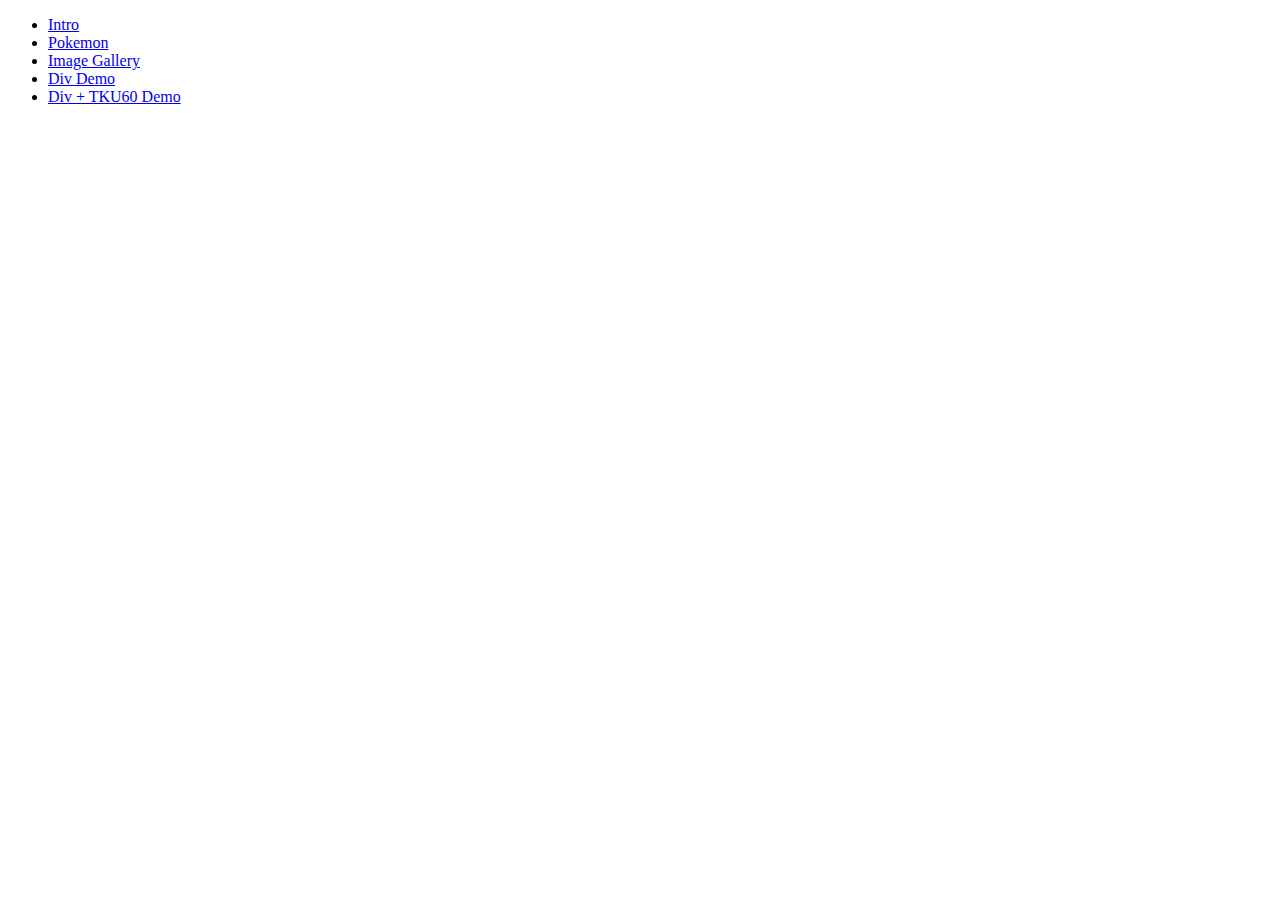
<file: git.html>
<!DOCTYPE html>
<html lang="en">
  <head>
    <meta charset="UTF-8" />
    <meta name="viewport" content="width=device-width, initial-scale=1.0" />
    <meta http-equiv="X-UA-Compatible" content="ie=edge" />
    <title>Document</title>
  </head>
  <body>
    <ul>
      <li>
        <a href="w1/intro.html">
          Intro
        </a>
      </li>
      <li>
        <a href="w1/pokemon.html">
          Pokemon
        </a>
      </li>
      <li>
        <a href="w2/imageGallery.html">
          Image Gallery
        </a>
      </li>
      <li>
        <a href="w3/div.html">
          Div Demo
        </a>
      </li>
      <li>
        <a href="w4/div_tku60.html">
          Div + TKU60 Demo
        </a>
      </li>
    </ul>
  </body>
</html>
</file>
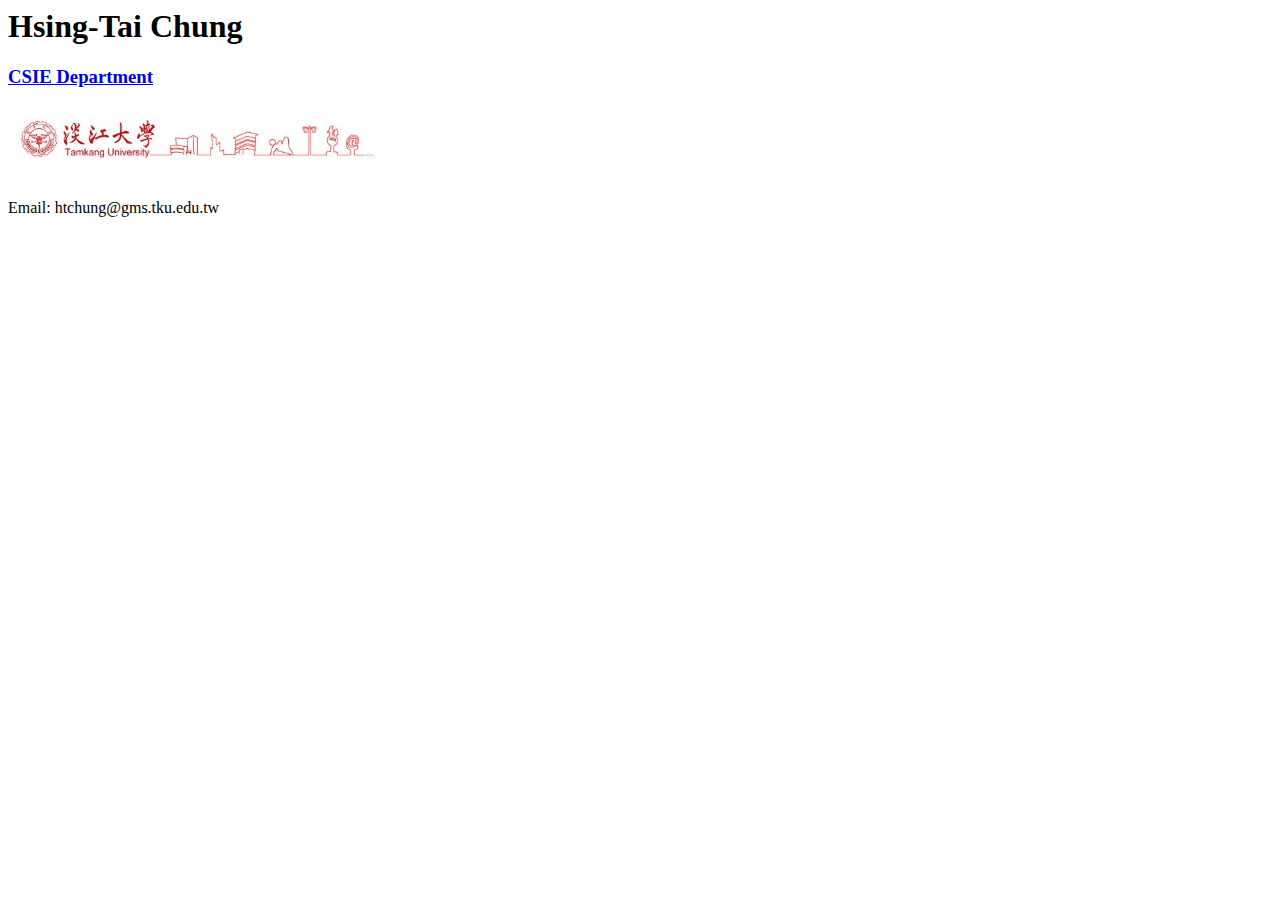
<file: w1/intro.html>
<html>
  <head>
    <meta charset="utf-8" />
    <title>My First Intro</title>
  </head>
  <body>
    <h1>Hsing-Tai Chung</h1>
    <h3>
      <a href="http://www.csie.tku.edu.tw">CSIE Department</a>
    </h3>
    <img src="tku.JPG" width="400px" alt="" />
    <p>Email: htchung@gms.tku.edu.tw</p>
  </body>
</html>
</file>
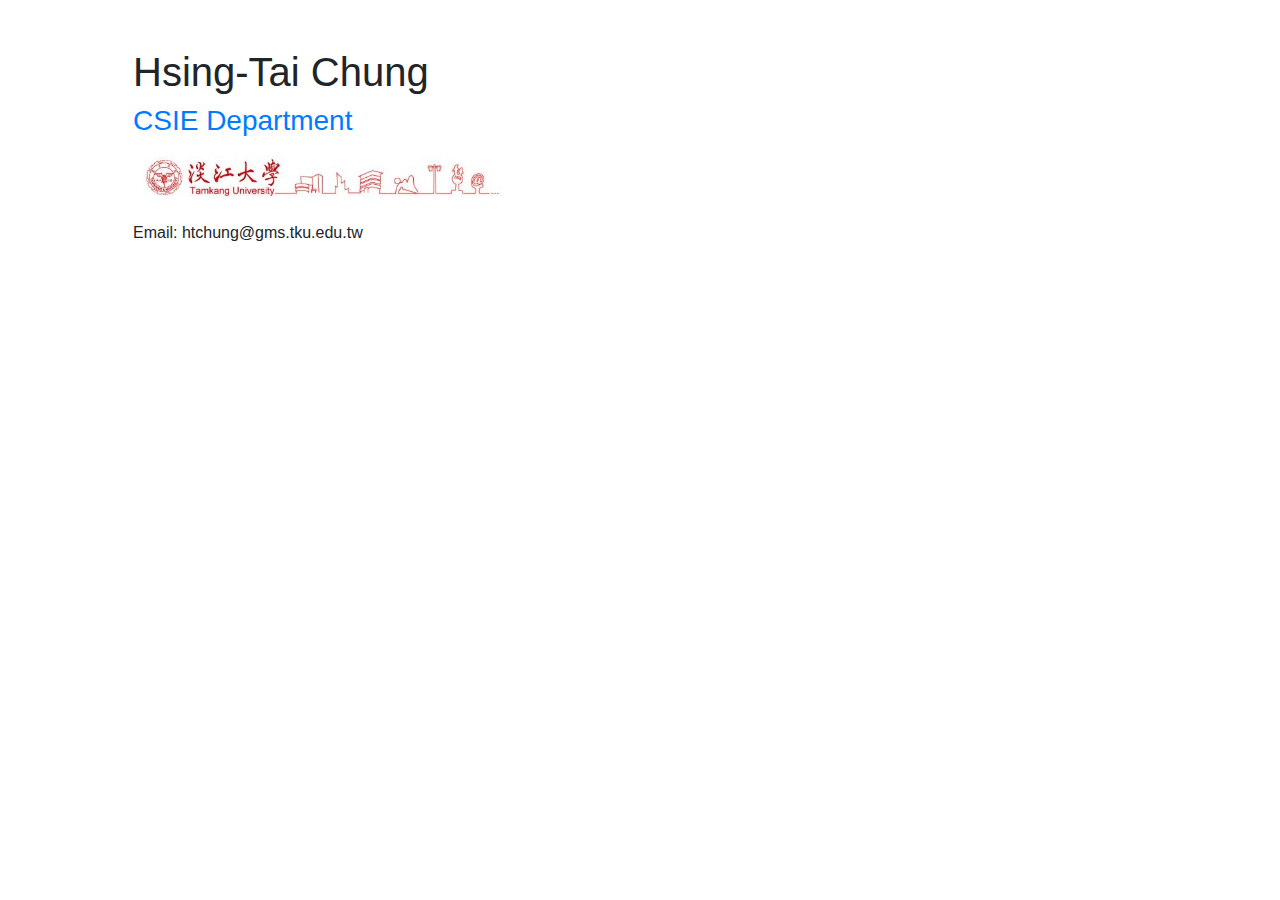
<file: w1/intro_bs.html>
<html>
  <head>
    <meta charset="utf-8" />
    <title>My First Intro</title>
    <link
      rel="stylesheet"
      href="https://stackpath.bootstrapcdn.com/bootstrap/4.4.1/css/bootstrap.min.css"
      integrity="sha384-Vkoo8x4CGsO3+Hhxv8T/Q5PaXtkKtu6ug5TOeNV6gBiFeWPGFN9MuhOf23Q9Ifjh"
      crossorigin="anonymous"
    />
  </head>
  <body>
    <div class="container">
      <div class="row mx-auto mt-5">
        <div class="col pl-5">
          <h1>Hsing-Tai Chung</h1>
          <h3>
            <a href="http://www.csie.tku.edu.tw">CSIE Department</a>
          </h3>
          <img src="tku.JPG" width="400px" alt="" />
          <p>Email: htchung@gms.tku.edu.tw</p>
        </div>
      </div>
    </div>

    <script
      src="https://code.jquery.com/jquery-3.4.1.slim.min.js"
      integrity="sha384-J6qa4849blE2+poT4WnyKhv5vZF5SrPo0iEjwBvKU7imGFAV0wwj1yYfoRSJoZ+n"
      crossorigin="anonymous"
    ></script>
    <script
      src="https://cdn.jsdelivr.net/npm/popper.js@1.16.0/dist/umd/popper.min.js"
      integrity="sha384-Q6E9RHvbIyZFJoft+2mJbHaEWldlvI9IOYy5n3zV9zzTtmI3UksdQRVvoxMfooAo"
      crossorigin="anonymous"
    ></script>
    <script
      src="https://stackpath.bootstrapcdn.com/bootstrap/4.4.1/js/bootstrap.min.js"
      integrity="sha384-wfSDF2E50Y2D1uUdj0O3uMBJnjuUD4Ih7YwaYd1iqfktj0Uod8GCExl3Og8ifwB6"
      crossorigin="anonymous"
    ></script>
  </body>
</html>
</file>
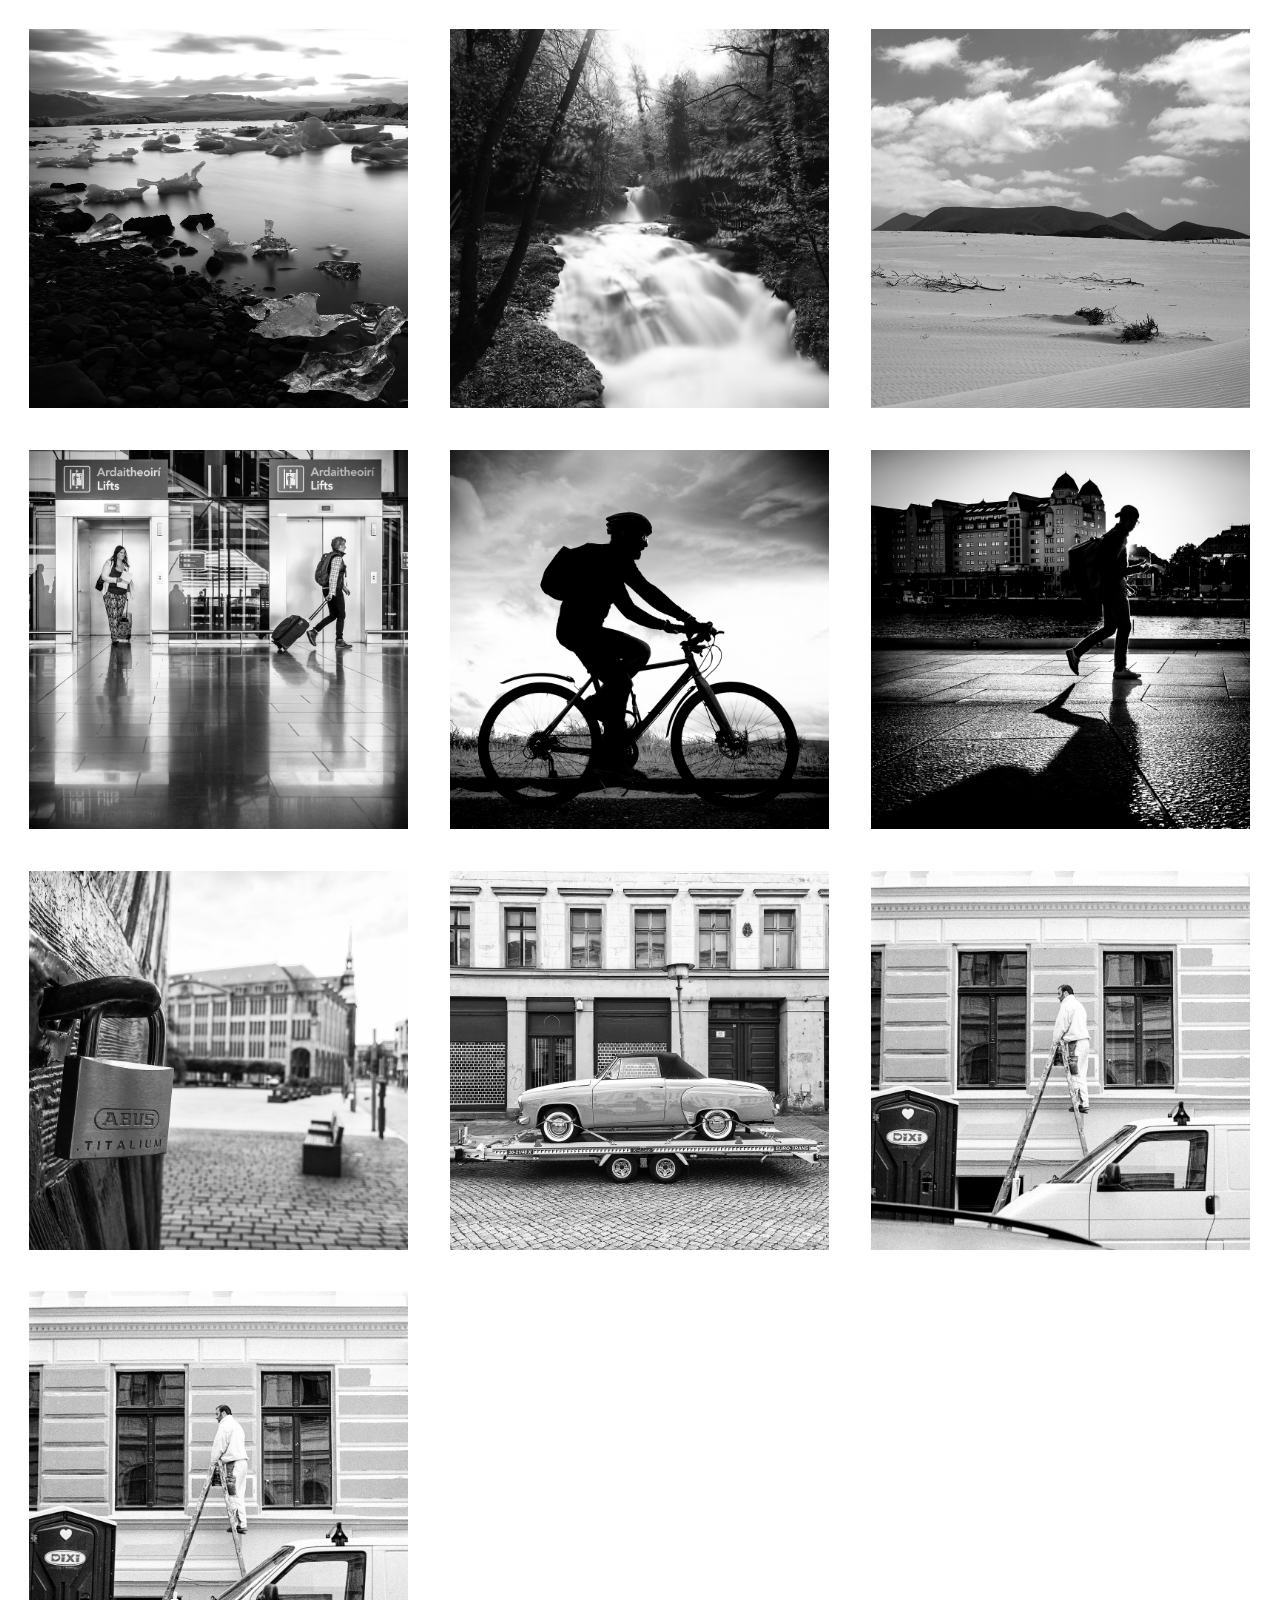
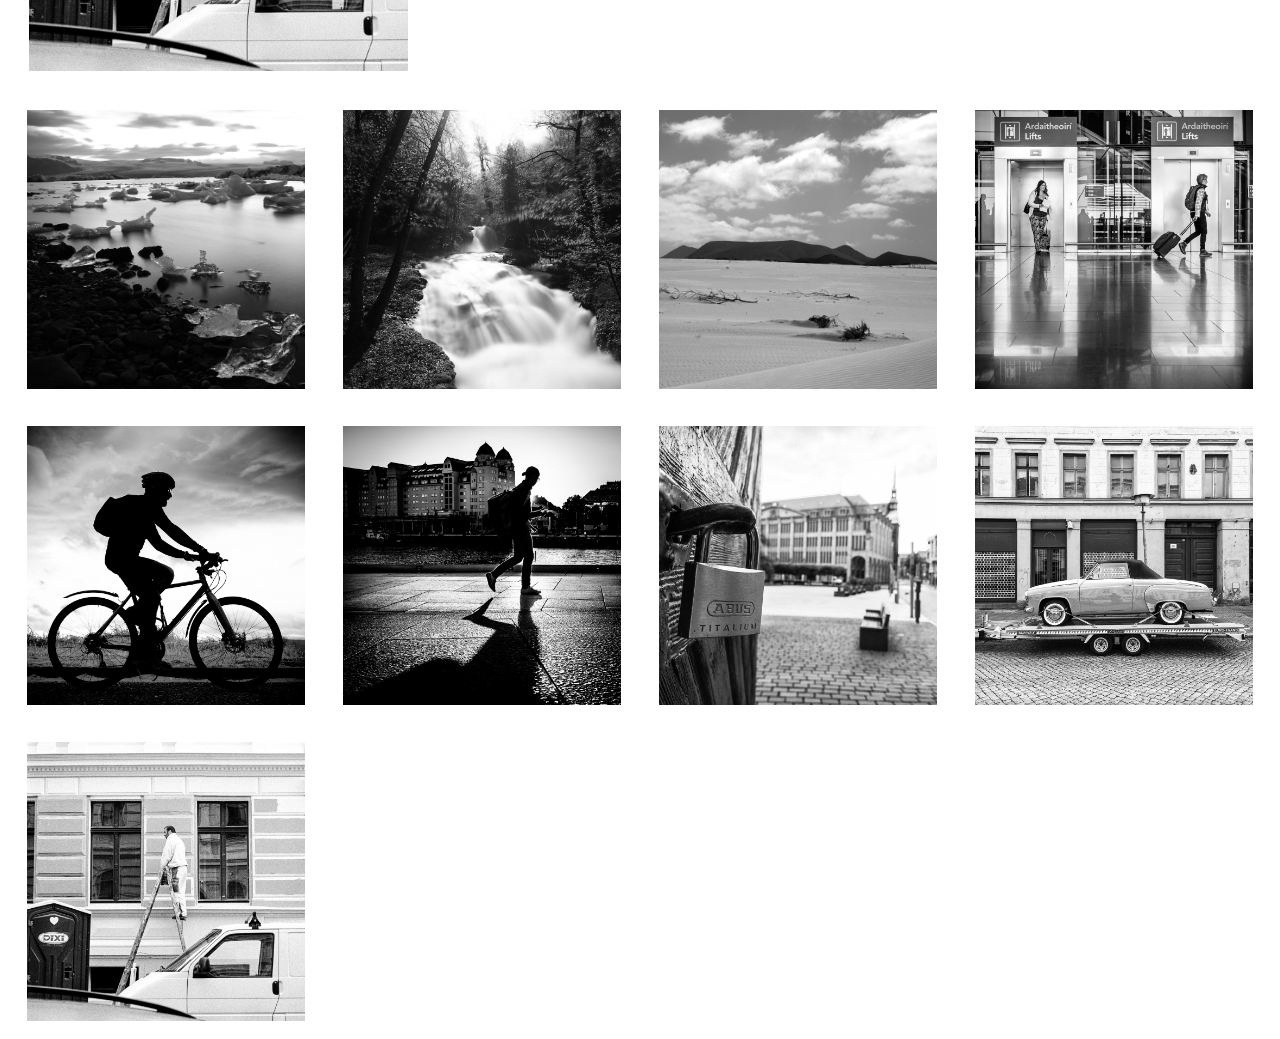
<file: w2/imageGallery.html>
<!DOCTYPE html>
<html lang="en">
  <head>
    <meta charset="UTF-8" />
    <meta name="viewport" content="width=device-width, initial-scale=1.0" />
    <meta http-equiv="X-UA-Compatible" content="ie=edge" />
    <title>Image Gallery</title>
    <link rel="stylesheet" href="imageGallery.css" />
  </head>
  <body>
    <div id="line3">
      <img src="./img/img1.jpg" alt="" />
      <img src="./img/img2.jpg" alt="" />
      <img src="./img/img3.jpg" alt="" />
      <img src="./img/img4.jpg" alt="" />
      <img src="./img/img5.jpg" alt="" />
      <img src="./img/img6.jpg" alt="" />
      <img src="./img/img7.jpg" alt="" />
      <img src="./img/img8.jpg" alt="" />
      <img src="./img/img9.jpg" alt="" />
      <img src="./img/img9.jpg" alt="" />
    </div>
    <div class="clearfix"></div>
    <div id="line4">
      <img src="./img/img1.jpg" alt="" />
      <img src="./img/img2.jpg" alt="" />
      <img src="./img/img3.jpg" alt="" />
      <img src="./img/img4.jpg" alt="" />
      <img src="./img/img5.jpg" alt="" />
      <img src="./img/img6.jpg" alt="" />
      <img src="./img/img7.jpg" alt="" />
      <img src="./img/img8.jpg" alt="" />
      <img src="./img/img9.jpg" alt="" />
    </div>
  </body>
</html>
</file>
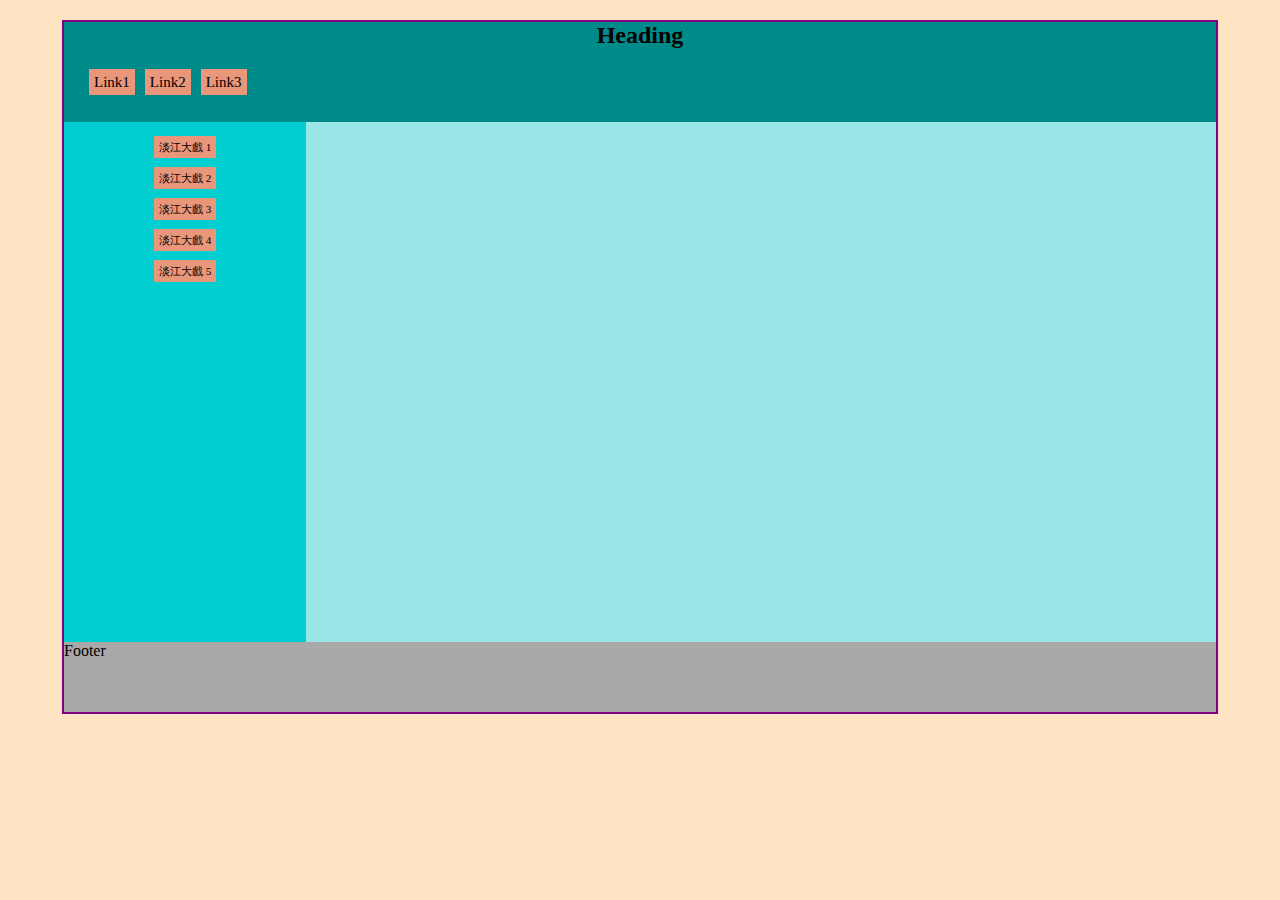
<file: w4/div_tku60.html>
<!DOCTYPE html>
<html lang="en">
  <head>
    <meta charset="UTF-8" />
    <meta name="viewport" content="width=device-width, initial-scale=1.0" />
    <meta http-equiv="X-UA-Compatible" content="ie=edge" />
    <title>Div Demo</title>
    <link rel="stylesheet" href="div_tku60.css" />
    <script>
      function changeColor(index) {
        const p = document.getElementById('section');
        console.log(p);
        switch (index) {
          case 1:
            p.style.backgroundColor = 'yellow';
            break;
          case 2:
            p.style.backgroundColor = 'azure';
            break;
          case 3:
            p.style.backgroundColor = 'cornflowerblue';
            break;
        }
      }
    </script>
  </head>
  <body>
    <div id="container">
      <div id="heading">
        <h2>Heading</h2>
        <ul>
          <li onclick="changeColor(1)"><a>Link1</a></li>
          <li onclick="changeColor(2)"><a>Link2</a></li>
          <li onclick="changeColor(3)"><a>Link3</a></li>
        </ul>
      </div>
      <div id="main">
        <aside>
          <ul>
            <li onclick="changeColor(1)"><a>淡江大戲 1</a></li>
            <li onclick="changeColor(2)"><a>淡江大戲 2</a></li>
            <li onclick="changeColor(3)"><a>淡江大戲 3</a></li>
            <li onclick="changeColor(2)"><a>淡江大戲 4</a></li>
            <li onclick="changeColor(3)"><a>淡江大戲 5</a></li>
          </ul>
        </aside>
        <div id="section">
          <div class="iframe-container">
            <div id="player">
              <iframe
                width="560"
                height="315"
                src="https://www.youtube.com/embed/RechrtUxfQc"
                frameborder="0"
                allow="accelerometer; autoplay; encrypted-media; gyroscope; picture-in-picture"
                allowfullscreen
              ></iframe>
            </div>
          </div>
        </div>
      </div>
      <div id="footer">Footer</div>
    </div>
  </body>
</html>
</file>
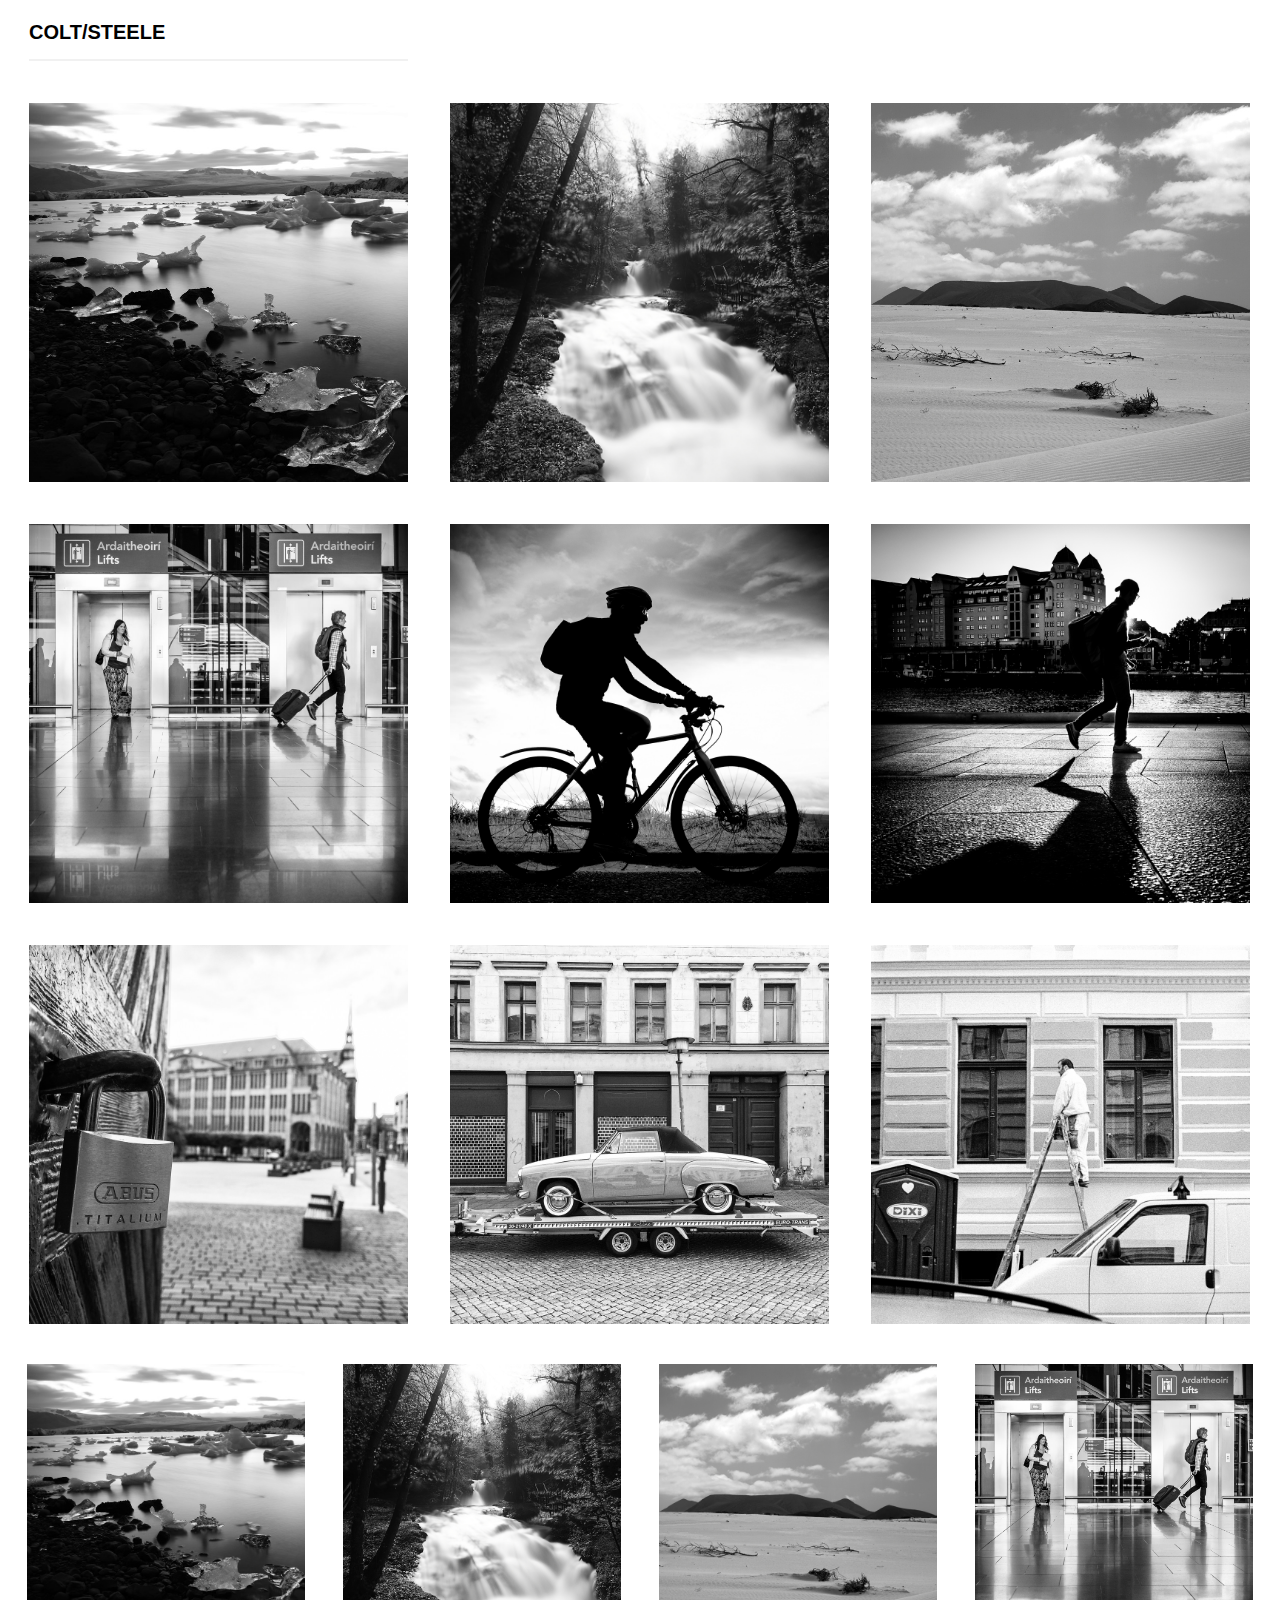
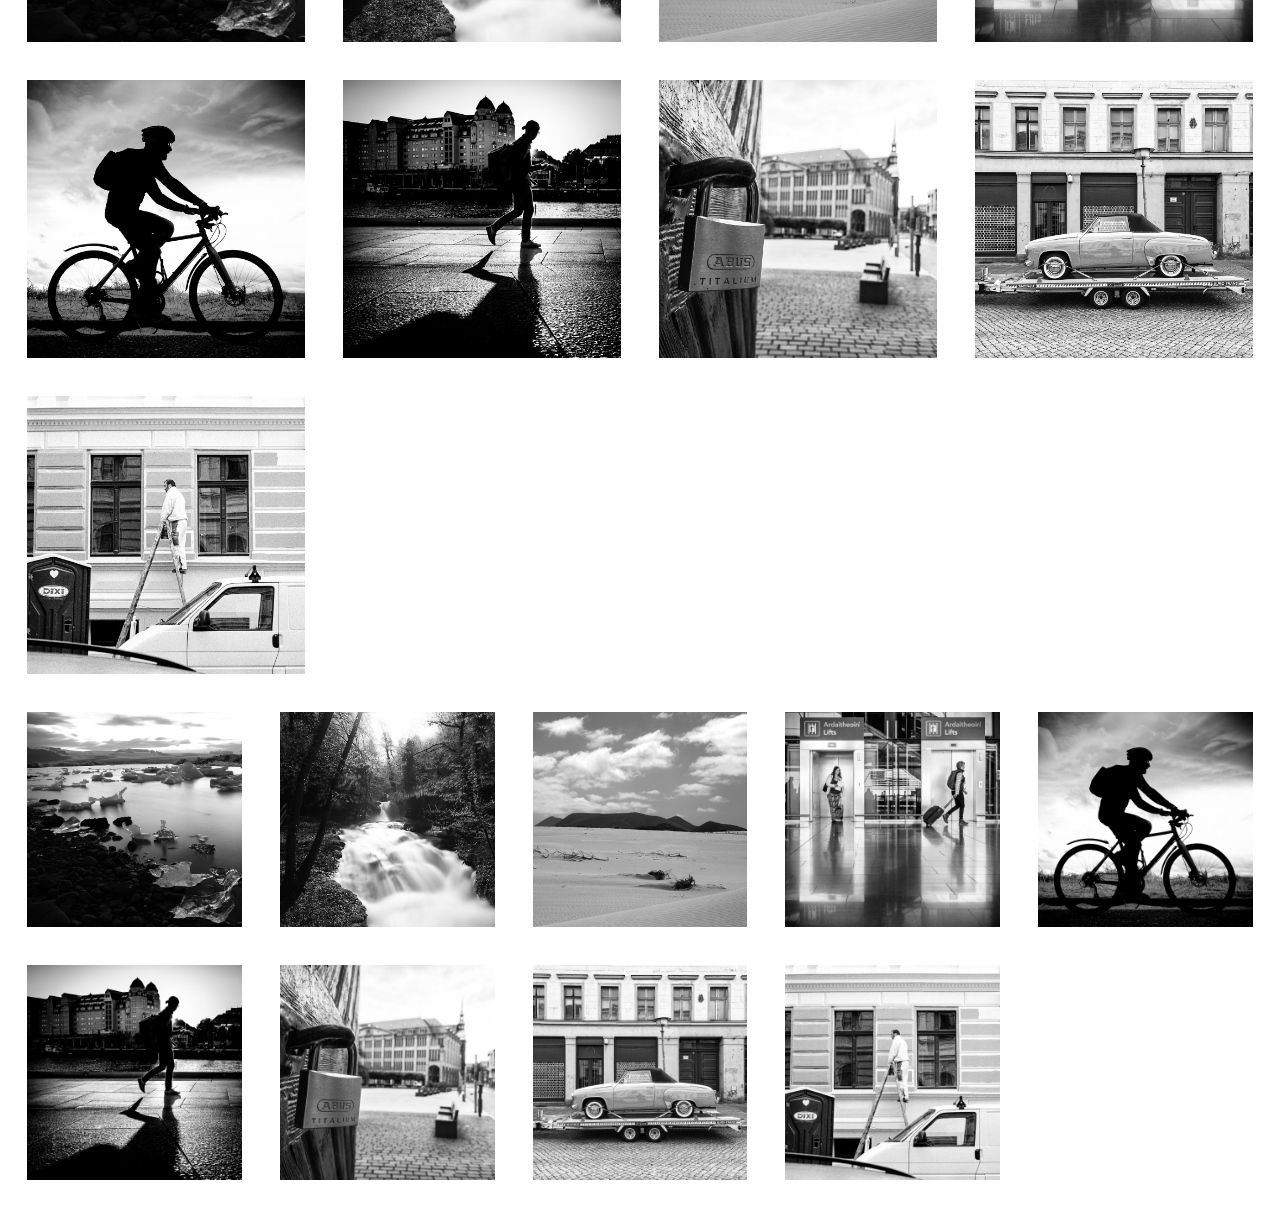
<file: w2/imageGallery/imageGallery.html>
<!DOCTYPE html>
<html lang="en">
  <head>
    <meta charset="UTF-8" />
    <meta name="viewport" content="width=device-width, initial-scale=1.0" />
    <meta http-equiv="X-UA-Compatible" content="ie=edge" />
    <title>Image Gallery</title>
    <link rel="stylesheet" href="./imageGallery.css" />
  </head>
  <body>
    <p>Colt/Steele</p>
    <div id="line3">
      <img src="./img/img1.jpg" alt="" />
      <img src="./img/img2.jpg" alt="" />
      <img src="./img/img3.jpg" alt="" />
      <img src="./img/img4.jpg" alt="" />
      <img src="./img/img5.jpg" alt="" />
      <img src="./img/img6.jpg" alt="" />
      <img src="./img/img7.jpg" alt="" />
      <img src="./img/img8.jpg" alt="" />
      <img src="./img/img9.jpg" alt="" />
    </div>
    <div id="line4">
      <img src="./img/img1.jpg" alt="" />
      <img src="./img/img2.jpg" alt="" />
      <img src="./img/img3.jpg" alt="" />
      <img src="./img/img4.jpg" alt="" />
      <img src="./img/img5.jpg" alt="" />
      <img src="./img/img6.jpg" alt="" />
      <img src="./img/img7.jpg" alt="" />
      <img src="./img/img8.jpg" alt="" />
      <img src="./img/img9.jpg" alt="" />
    </div>
    <div id="line5">
      <img src="./img/img1.jpg" alt="" />
      <img src="./img/img2.jpg" alt="" />
      <img src="./img/img3.jpg" alt="" />
      <img src="./img/img4.jpg" alt="" />
      <img src="./img/img5.jpg" alt="" />
      <img src="./img/img6.jpg" alt="" />
      <img src="./img/img7.jpg" alt="" />
      <img src="./img/img8.jpg" alt="" />
      <img src="./img/img9.jpg" alt="" />
    </div>
  </body>
</html>
</file>
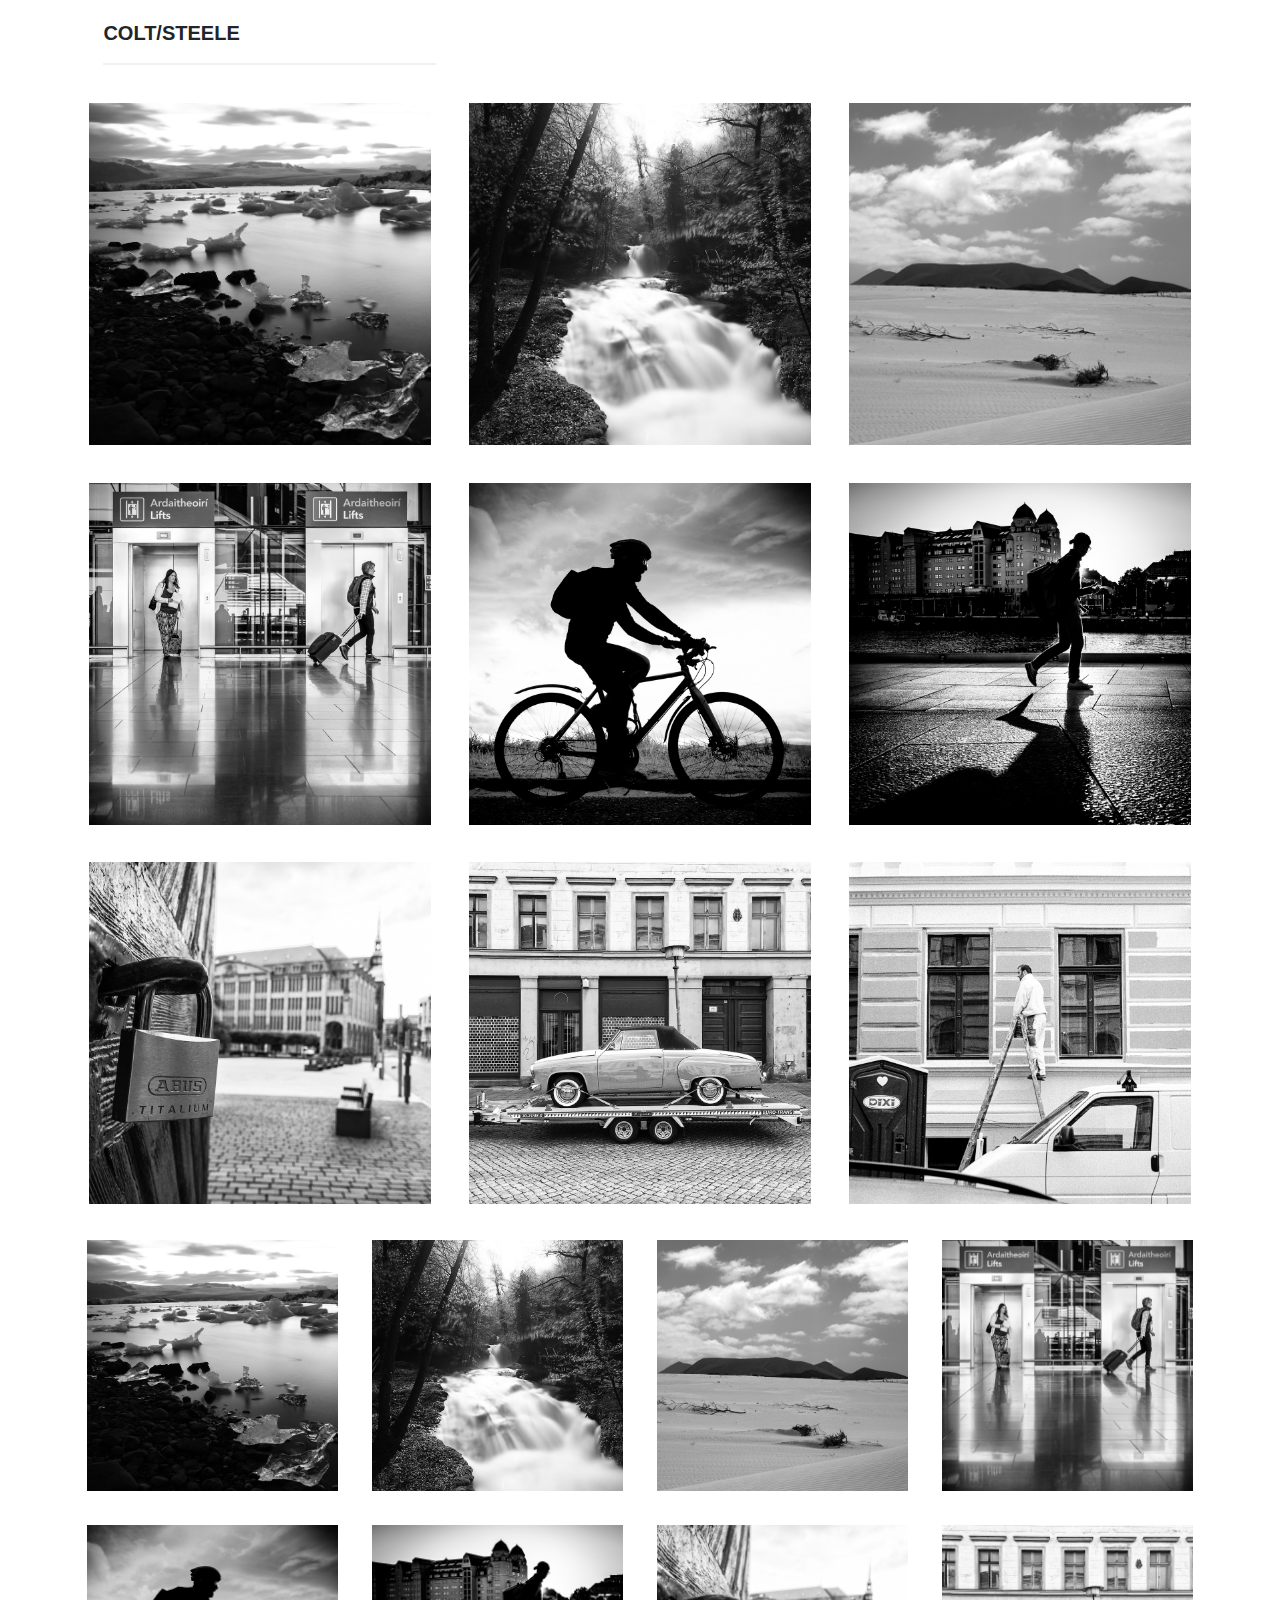
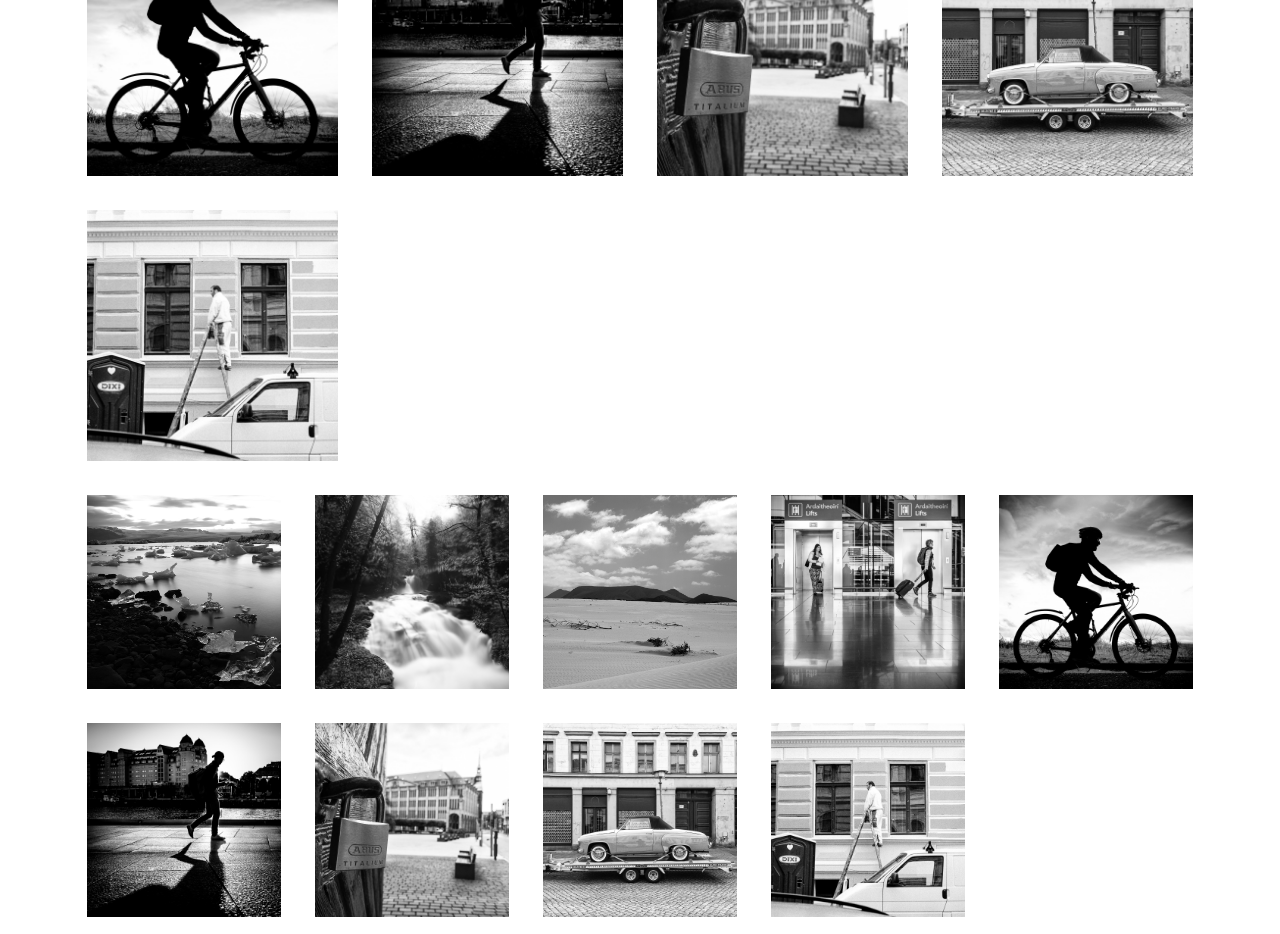
<file: w2/imageGallery/imageGallery_bs.html>
<!DOCTYPE html>
<html lang="en">
  <head>
    <meta charset="UTF-8" />
    <meta name="viewport" content="width=device-width, initial-scale=1.0" />
    <meta http-equiv="X-UA-Compatible" content="ie=edge" />
    <title>Image Gallery</title>
    <link
      rel="stylesheet"
      href="https://stackpath.bootstrapcdn.com/bootstrap/4.4.1/css/bootstrap.min.css"
      integrity="sha384-Vkoo8x4CGsO3+Hhxv8T/Q5PaXtkKtu6ug5TOeNV6gBiFeWPGFN9MuhOf23Q9Ifjh"
      crossorigin="anonymous"
    />
    <link rel="stylesheet" href="./imageGallery.css" />
  </head>
  <body>
    <div class="container">
      <p>Colt/Steele</p>
      <div class="row">
        <div id="line3">
          <img src="./img/img1.jpg" alt="" />
          <img src="./img/img2.jpg" alt="" />
          <img src="./img/img3.jpg" alt="" />
          <img src="./img/img4.jpg" alt="" />
          <img src="./img/img5.jpg" alt="" />
          <img src="./img/img6.jpg" alt="" />
          <img src="./img/img7.jpg" alt="" />
          <img src="./img/img8.jpg" alt="" />
          <img src="./img/img9.jpg" alt="" />
        </div>
      </div>
      <div class="row">
        <div id="line4">
          <img src="./img/img1.jpg" alt="" />
          <img src="./img/img2.jpg" alt="" />
          <img src="./img/img3.jpg" alt="" />
          <img src="./img/img4.jpg" alt="" />
          <img src="./img/img5.jpg" alt="" />
          <img src="./img/img6.jpg" alt="" />
          <img src="./img/img7.jpg" alt="" />
          <img src="./img/img8.jpg" alt="" />
          <img src="./img/img9.jpg" alt="" />
        </div>
      </div>
      <div class="row">
        <div id="line5">
          <img src="./img/img1.jpg" alt="" />
          <img src="./img/img2.jpg" alt="" />
          <img src="./img/img3.jpg" alt="" />
          <img src="./img/img4.jpg" alt="" />
          <img src="./img/img5.jpg" alt="" />
          <img src="./img/img6.jpg" alt="" />
          <img src="./img/img7.jpg" alt="" />
          <img src="./img/img8.jpg" alt="" />
          <img src="./img/img9.jpg" alt="" />
        </div>
      </div>
    </div>

    <script
      src="https://code.jquery.com/jquery-3.4.1.slim.min.js"
      integrity="sha384-J6qa4849blE2+poT4WnyKhv5vZF5SrPo0iEjwBvKU7imGFAV0wwj1yYfoRSJoZ+n"
      crossorigin="anonymous"
    ></script>
    <script
      src="https://cdn.jsdelivr.net/npm/popper.js@1.16.0/dist/umd/popper.min.js"
      integrity="sha384-Q6E9RHvbIyZFJoft+2mJbHaEWldlvI9IOYy5n3zV9zzTtmI3UksdQRVvoxMfooAo"
      crossorigin="anonymous"
    ></script>
    <script
      src="https://stackpath.bootstrapcdn.com/bootstrap/4.4.1/js/bootstrap.min.js"
      integrity="sha384-wfSDF2E50Y2D1uUdj0O3uMBJnjuUD4Ih7YwaYd1iqfktj0Uod8GCExl3Og8ifwB6"
      crossorigin="anonymous"
    ></script>
  </body>
</html>
</file>
<file: w2/imageGallery.css>
#line3 img {
  width: 30%;
  margin: 1.65%;
  float: left;
}

#line4 img {
  width: 22%;
  margin: 1.5%;
  float: left;
}

.clearfix {
  clear: both;
}
</file>
<file: w4/div_tku60.css>
/* 
selector {
  property: value;
} 
*/

* {
  margin: 0;
  padding: 0;
}

body {
  background-color: bisque;
}

#container {
  width: 90%;
  border: 2px solid purple;
  margin: 20px auto;
}

#heading {
  width: 100%;
  height: 100px;
  background-color: darkcyan;
  text-align: center;
}

#heading ul {
  display: flex;
  margin-top: 25px;
  padding-left: 20px;
}

#heading li {
  list-style-type: none;
  padding: 0px 5px 10px 5px;
  font-size: 15px;
}

#heading ul a {
  padding: 5px;
  background-color: darksalmon;
}

#heading ul a:hover {
  background-color: crimson;
}

#main {
  display: flex;
  background-color: darkturquoise;
}

#main ul {
  display: flex;
  flex-direction: column;
}

#main li {
  list-style-type: none;
  text-align: center;
  margin: 8px;
  font-size: 0.7rem;
}

#main ul a {
  padding: 5px;
  background-color: darksalmon;
}

#main ul a:hover {
  background-color: crimson;
}

aside {
  width: 20%;
  height: 100%;
  padding: 10px;
}

#section {
  width: 80%;
  height: 100%;
  background-color: rgb(152, 230, 230);
  padding: 10px;
}

#footer {
  width: 100%;
  height: 70px;
  background-color: darkgray;
}

.iframe-container {
  position: relative;
  width: 100%;
  padding-bottom: 56.25%;
  height: 0;
}

.iframe-container iframe {
  position: absolute;
  top: 0;
  left: 0;
  width: 100%;
  height: 100%;
}
</file>
<file: w2/imageGallery/imageGallery.css>
#line3,
#line4,
#line5 {
  display: flex;
  flex-wrap: wrap;
}

#line3 img {
  width: 30%;
  margin: 1.66%;
}

#line4 img {
  width: 22%;
  margin: 1.5%;
}

#line5 img {
  width: 17%;
  margin: 1.5%;
}

p {
  text-transform: uppercase;
  font-family: Arial, Helvetica, sans-serif;
  font-size: 20px;
  font-weight: 600;
  border-bottom: 2px solid #f1f1f1;
  padding-bottom: 15px;
  width: 30%;
  margin: 1.66%;
}
</file>
